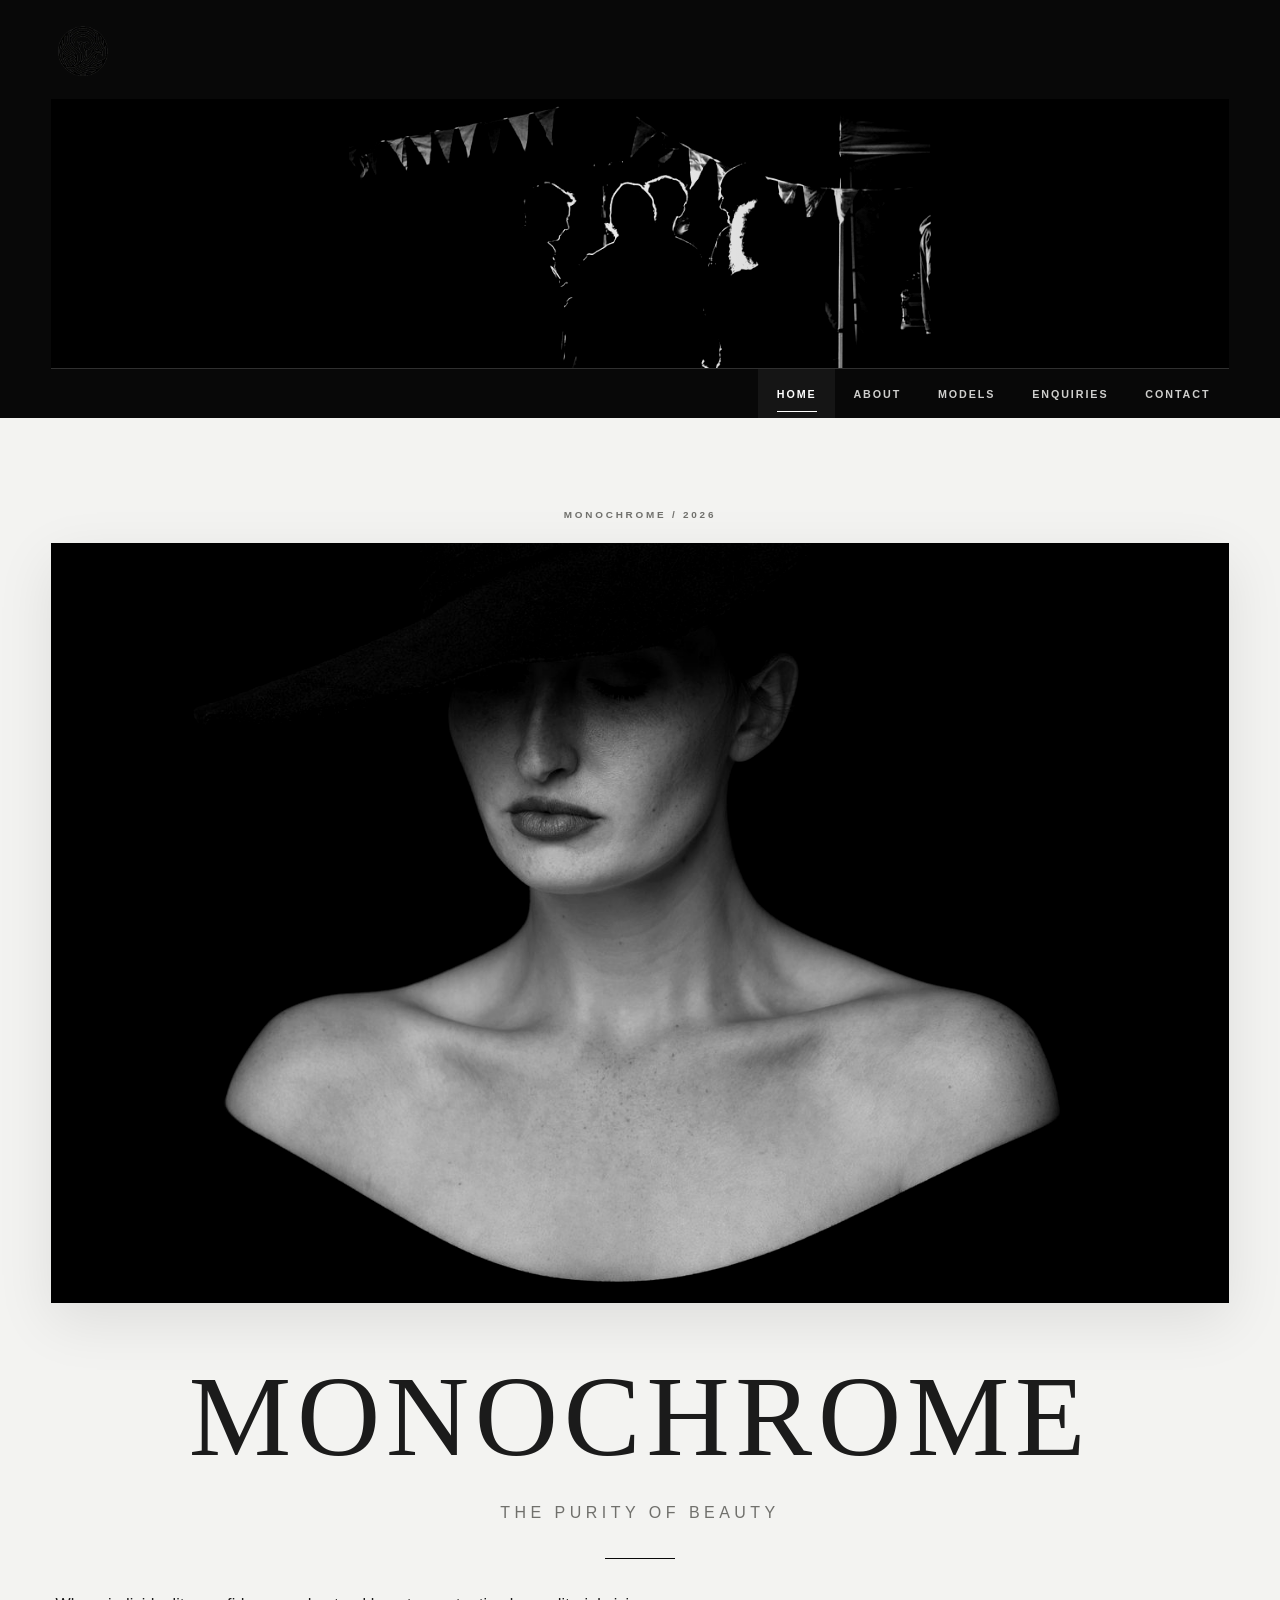
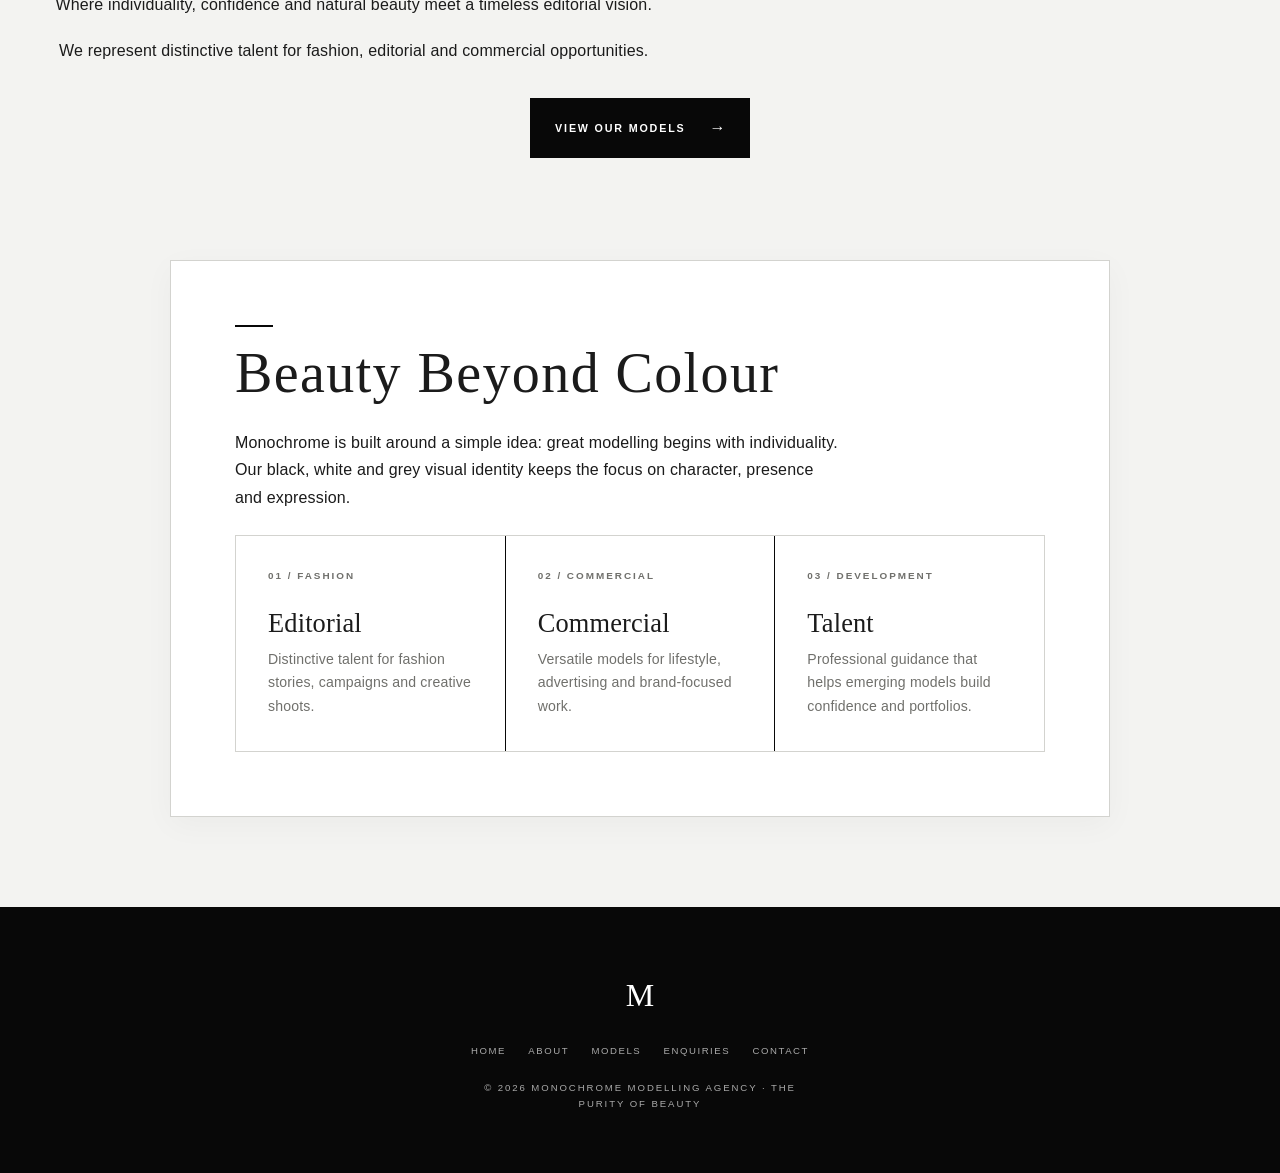
<file: Monochrom7/index.html>
<!DOCTYPE html><html lang="en"><head><meta charset="UTF-8"><meta name="viewport" content="width=device-width, initial-scale=1.0"><meta name="description" content="Monochrome Modelling Agency — editorial, fashion and commercial modelling."><title>Monochrome | Modelling Agency</title><link rel="stylesheet" href="style.css"></head><body>
<header class="site-header">
    <div class="header-inner">
        <img class="logo" src="_images/logo.png" alt="Monochrome logo">
        <picture>
            <source media="(max-width: 600px)" srcset="_images/responsive/banner-600w.jpg">
            <img class="banner" src="_images/responsive/banner-1366w.jpg"
                 srcset="_images/responsive/banner-600w.jpg 600w, _images/responsive/banner-1000w.jpg 1000w, _images/responsive/banner-1366w.jpg 1366w"
                 sizes="(max-width: 600px) 100vw, 1200px" alt="Black and white Monochrome modelling banner">
        </picture>
        <div class="site-nav">
            <button class="nav-toggle" type="button" aria-expanded="false" aria-controls="main-menu">Menu</button>
            <nav aria-label="Main navigation">
                <ul id="main-menu">
                    <li><a class="active" href="index.html">Home</a></li>
                    <li><a class="" href="about.html">About</a></li>
                    <li><a class="" href="models.html">Models</a></li>
                    <li><a class="" href="enquiries.html">Enquiries</a></li>
                    <li><a class="" href="contact.html">Contact</a></li>
                </ul>
            </nav>
        </div>
    </div>
</header><main>
<section class="hero">
<picture><source media="(max-width:600px)" srcset="_images/responsive/shadow-500w.jpg"><img class="hero-image" src="_images/responsive/shadow-1400w.jpg" srcset="_images/responsive/shadow-500w.jpg 500w,_images/responsive/shadow-900w.jpg 900w,_images/responsive/shadow-1400w.jpg 1400w" sizes="(max-width:600px) 100vw,1100px" alt="Black and white Monochrome model portrait" fetchpriority="high"></picture>
<h1>Monochrome</h1><p class="subtitle">The Purity of Beauty</p><hr class="divider">
<p>Where individuality, confidence and natural beauty meet a timeless editorial vision.</p>
<p>We represent distinctive talent for fashion, editorial and commercial opportunities.</p>
<a class="cta" href="models.html">View Our Models</a>
</section>
<section class="section text-section"><h2>Beauty Beyond Colour</h2>
<p>Monochrome is built around a simple idea: great modelling begins with individuality. Our black, white and grey visual identity keeps the focus on character, presence and expression.</p>
<div class="feature-strip">
<article class="feature"><div class="feature-number">01 / FASHION</div><h3>Editorial</h3><p>Distinctive talent for fashion stories, campaigns and creative shoots.</p></article>
<article class="feature"><div class="feature-number">02 / COMMERCIAL</div><h3>Commercial</h3><p>Versatile models for lifestyle, advertising and brand-focused work.</p></article>
<article class="feature"><div class="feature-number">03 / DEVELOPMENT</div><h3>Talent</h3><p>Professional guidance that helps emerging models build confidence and portfolios.</p></article>
</div>
</section></main><footer>
    <div class="footer-mark">M</div>
    <div class="footer-links">
        <a href="index.html">Home</a><a href="about.html">About</a><a href="models.html">Models</a>
        <a href="enquiries.html">Enquiries</a><a href="contact.html">Contact</a>
    </div>
    <p>&copy; 2026 Monochrome Modelling Agency · The Purity of Beauty</p>
</footer>
<script>
const toggle = document.querySelector(".nav-toggle");
const menu = document.querySelector("#main-menu");
if (toggle && menu) {
    toggle.addEventListener("click", () => {
        const open = menu.classList.toggle("open");
        toggle.setAttribute("aria-expanded", open);
        toggle.textContent = open ? "Close" : "Menu";
    });
}
</script></body></html>
</file>
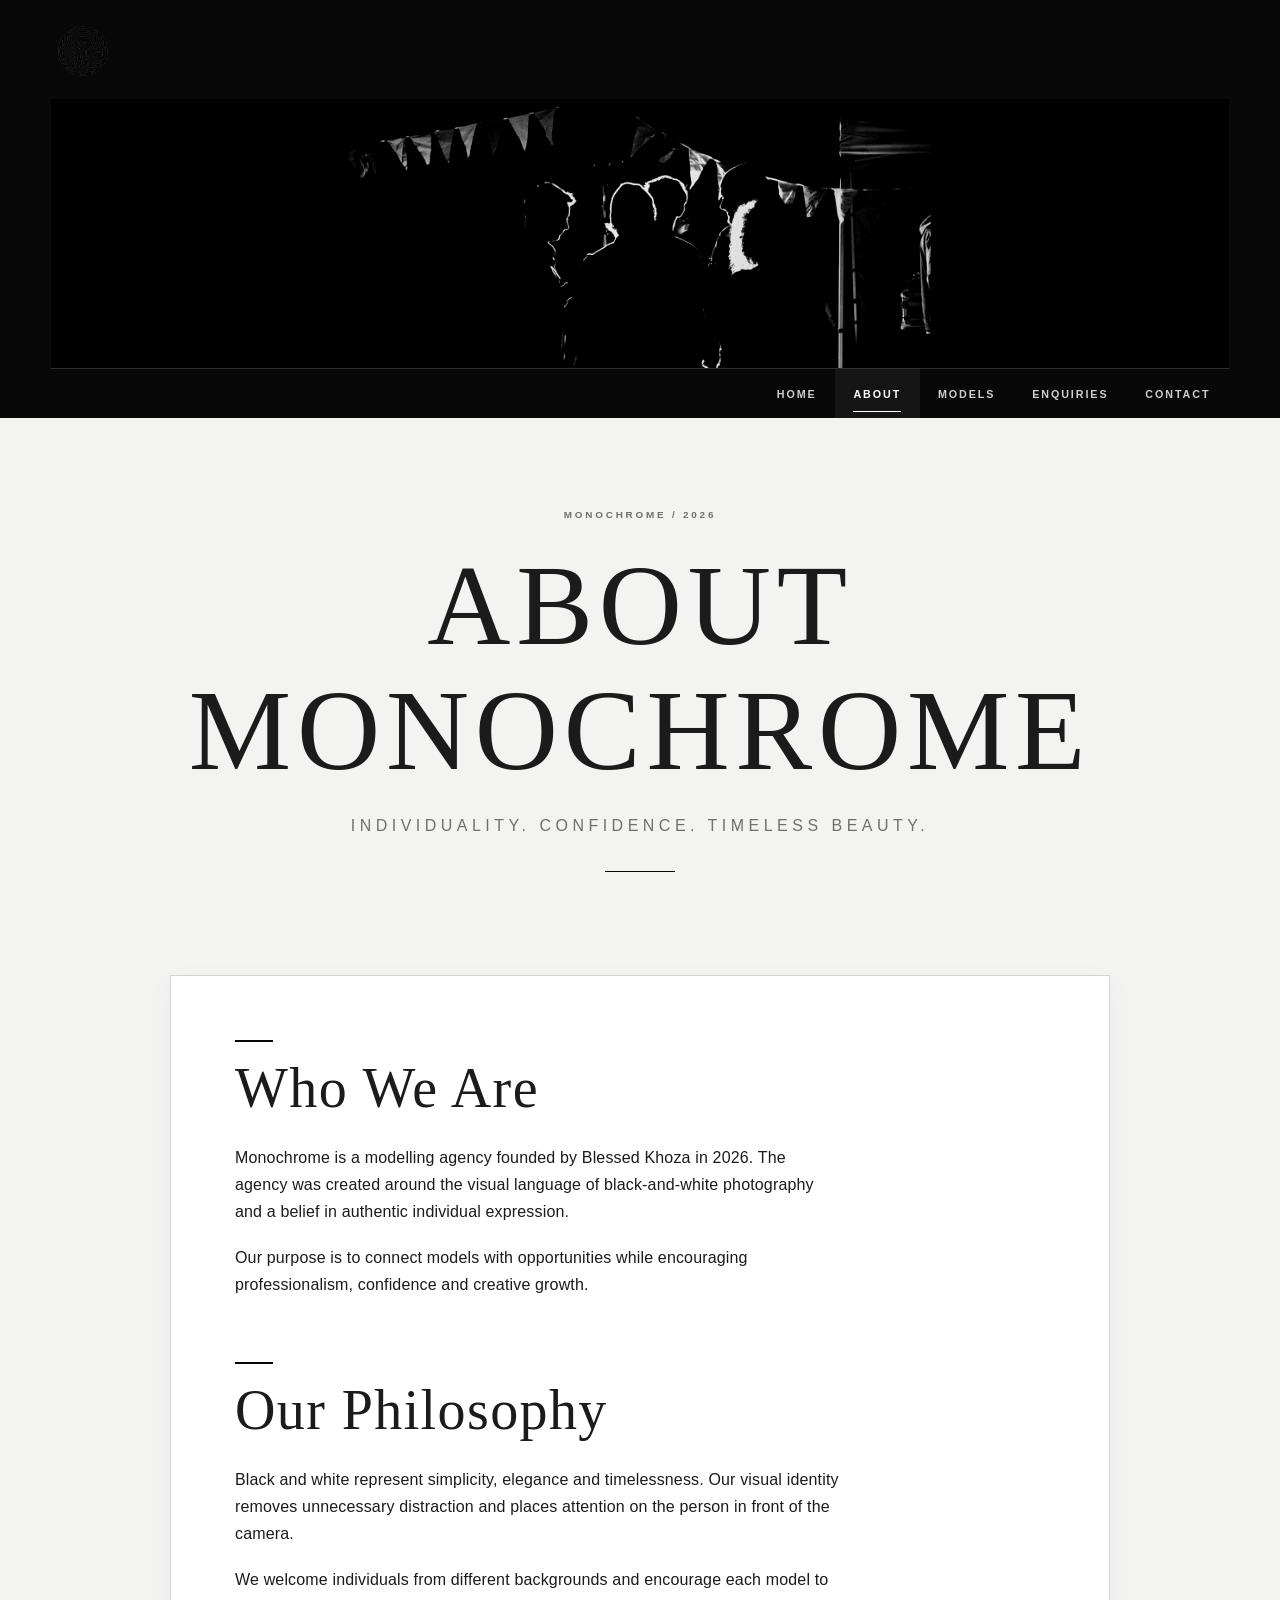
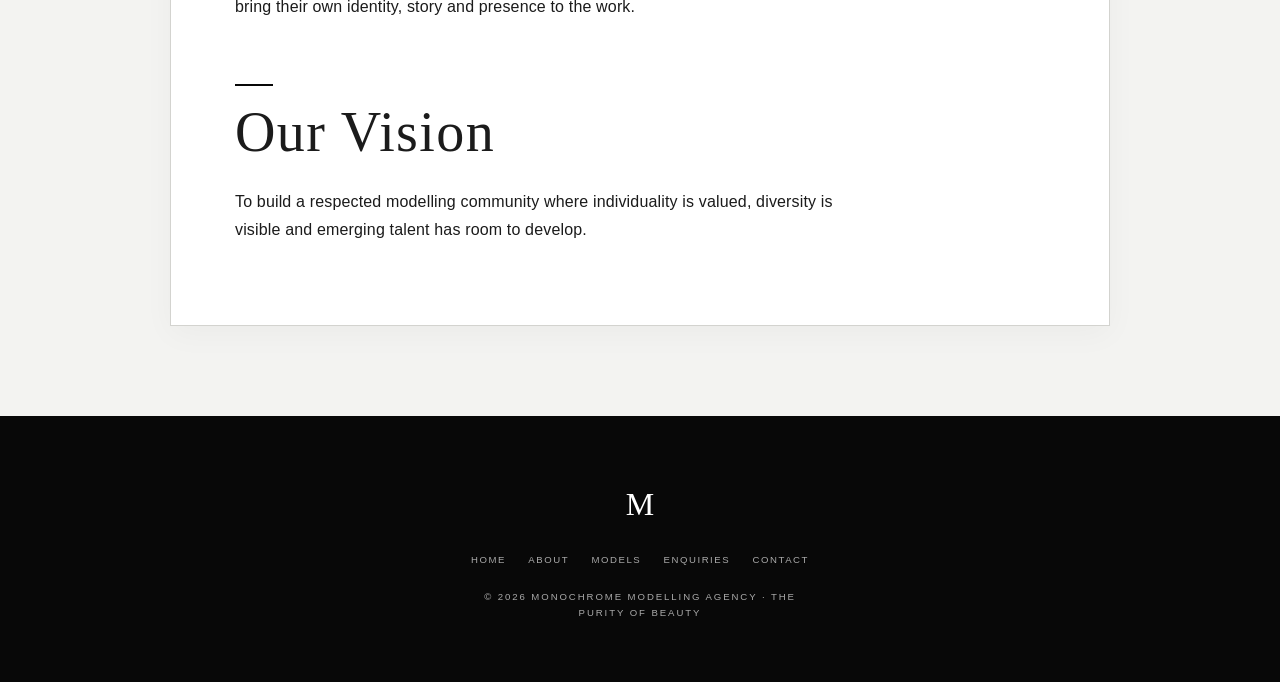
<file: Monochrom7/about.html>
<!DOCTYPE html><html lang="en"><head><meta charset="UTF-8"><meta name="viewport" content="width=device-width, initial-scale=1.0"><meta name="description" content="Learn about Monochrome Modelling Agency and its creative philosophy."><title>About | Monochrome</title><link rel="stylesheet" href="style.css"></head><body>
<header class="site-header">
    <div class="header-inner">
        <img class="logo" src="_images/logo.png" alt="Monochrome logo">
        <picture>
            <source media="(max-width: 600px)" srcset="_images/responsive/banner-600w.jpg">
            <img class="banner" src="_images/responsive/banner-1366w.jpg"
                 srcset="_images/responsive/banner-600w.jpg 600w, _images/responsive/banner-1000w.jpg 1000w, _images/responsive/banner-1366w.jpg 1366w"
                 sizes="(max-width: 600px) 100vw, 1200px" alt="Black and white Monochrome modelling banner">
        </picture>
        <div class="site-nav">
            <button class="nav-toggle" type="button" aria-expanded="false" aria-controls="main-menu">Menu</button>
            <nav aria-label="Main navigation">
                <ul id="main-menu">
                    <li><a class="" href="index.html">Home</a></li>
                    <li><a class="active" href="about.html">About</a></li>
                    <li><a class="" href="models.html">Models</a></li>
                    <li><a class="" href="enquiries.html">Enquiries</a></li>
                    <li><a class="" href="contact.html">Contact</a></li>
                </ul>
            </nav>
        </div>
    </div>
</header><main><section class="hero"><h1>About Monochrome</h1><p class="subtitle">Individuality. Confidence. Timeless beauty.</p><hr class="divider"></section>
<section class="section text-section"><h2>Who We Are</h2>
<p>Monochrome is a modelling agency founded by Blessed Khoza in 2026. The agency was created around the visual language of black-and-white photography and a belief in authentic individual expression.</p>
<p>Our purpose is to connect models with opportunities while encouraging professionalism, confidence and creative growth.</p>
<h2>Our Philosophy</h2><p>Black and white represent simplicity, elegance and timelessness. Our visual identity removes unnecessary distraction and places attention on the person in front of the camera.</p>
<p>We welcome individuals from different backgrounds and encourage each model to bring their own identity, story and presence to the work.</p>
<h2>Our Vision</h2><p>To build a respected modelling community where individuality is valued, diversity is visible and emerging talent has room to develop.</p>
</section></main><footer>
    <div class="footer-mark">M</div>
    <div class="footer-links">
        <a href="index.html">Home</a><a href="about.html">About</a><a href="models.html">Models</a>
        <a href="enquiries.html">Enquiries</a><a href="contact.html">Contact</a>
    </div>
    <p>&copy; 2026 Monochrome Modelling Agency · The Purity of Beauty</p>
</footer>
<script>
const toggle = document.querySelector(".nav-toggle");
const menu = document.querySelector("#main-menu");
if (toggle && menu) {
    toggle.addEventListener("click", () => {
        const open = menu.classList.toggle("open");
        toggle.setAttribute("aria-expanded", open);
        toggle.textContent = open ? "Close" : "Menu";
    });
}
</script></body></html>
</file>
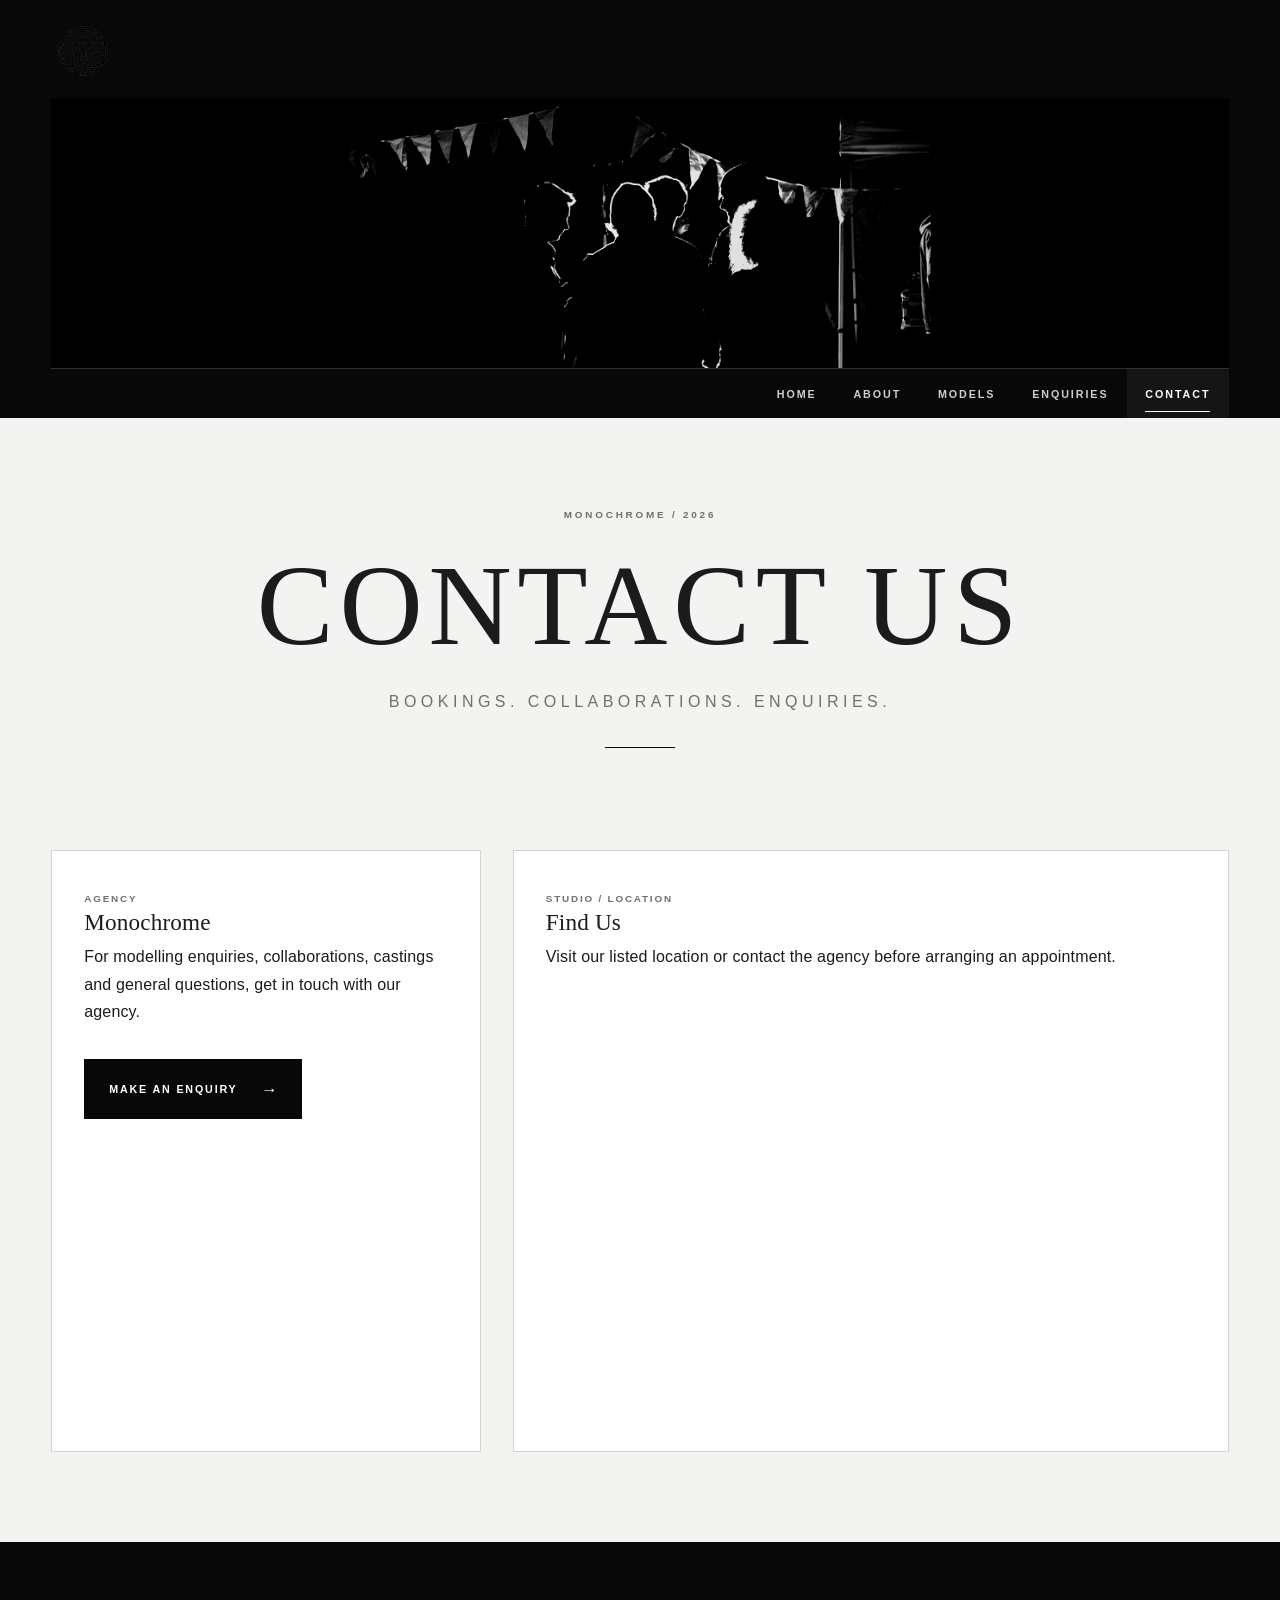
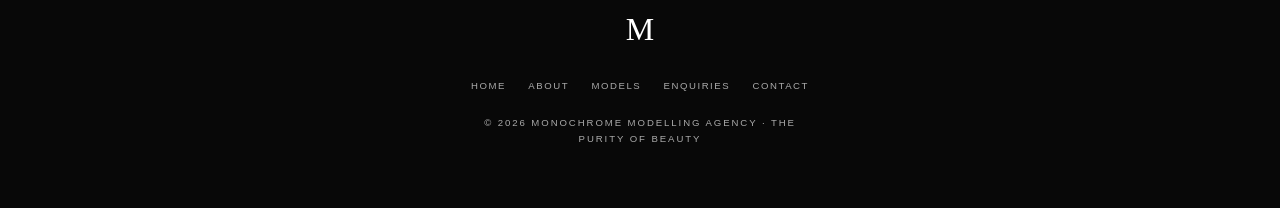
<file: Monochrom7/contact.html>
<!DOCTYPE html><html lang="en"><head><meta charset="UTF-8"><meta name="viewport" content="width=device-width, initial-scale=1.0"><meta name="description" content="Contact Monochrome Modelling Agency."><title>Contact | Monochrome</title><link rel="stylesheet" href="style.css"></head><body>
<header class="site-header">
    <div class="header-inner">
        <img class="logo" src="_images/logo.png" alt="Monochrome logo">
        <picture>
            <source media="(max-width: 600px)" srcset="_images/responsive/banner-600w.jpg">
            <img class="banner" src="_images/responsive/banner-1366w.jpg"
                 srcset="_images/responsive/banner-600w.jpg 600w, _images/responsive/banner-1000w.jpg 1000w, _images/responsive/banner-1366w.jpg 1366w"
                 sizes="(max-width: 600px) 100vw, 1200px" alt="Black and white Monochrome modelling banner">
        </picture>
        <div class="site-nav">
            <button class="nav-toggle" type="button" aria-expanded="false" aria-controls="main-menu">Menu</button>
            <nav aria-label="Main navigation">
                <ul id="main-menu">
                    <li><a class="" href="index.html">Home</a></li>
                    <li><a class="" href="about.html">About</a></li>
                    <li><a class="" href="models.html">Models</a></li>
                    <li><a class="" href="enquiries.html">Enquiries</a></li>
                    <li><a class="active" href="contact.html">Contact</a></li>
                </ul>
            </nav>
        </div>
    </div>
</header><main><section class="hero"><h1>Contact Us</h1><p class="subtitle">Bookings. Collaborations. Enquiries.</p><hr class="divider"></section>
<section class="contact-grid"><div class="contact-card"><span class="contact-label">Agency</span><h3>Monochrome</h3><p>For modelling enquiries, collaborations, castings and general questions, get in touch with our agency.</p><a class="cta" href="enquiries.html">Make An Enquiry</a></div>
<div class="contact-card"><span class="contact-label">Studio / Location</span><h3>Find Us</h3><p>Visit our listed location or contact the agency before arranging an appointment.</p><iframe class="map" src="https://www.google.com/maps/embed?pb=!1m18!1m12!1m3!1d3588.8712978896956!2d29.238084999999998!3d-25.906601099999985!2m3!1f0!2f0!3f0!3m2!1i1024!2i768!4f13.1!3m3!1m2!1s0x1eeaf27a29097a39%3A0x850a0e4c5f8985fc!2s69%20Steve%20Bantu%20Biko%20St%2C%20eMalahleni%2C%201035!5e0!3m2!1sen!2sza!4v1786734311475!5m2!1sen!2sza" title="Monochrome location map" allowfullscreen loading="lazy" referrerpolicy="strict-origin-when-cross-origin"></iframe></div></section>
</main><footer>
    <div class="footer-mark">M</div>
    <div class="footer-links">
        <a href="index.html">Home</a><a href="about.html">About</a><a href="models.html">Models</a>
        <a href="enquiries.html">Enquiries</a><a href="contact.html">Contact</a>
    </div>
    <p>&copy; 2026 Monochrome Modelling Agency · The Purity of Beauty</p>
</footer>
<script>
const toggle = document.querySelector(".nav-toggle");
const menu = document.querySelector("#main-menu");
if (toggle && menu) {
    toggle.addEventListener("click", () => {
        const open = menu.classList.toggle("open");
        toggle.setAttribute("aria-expanded", open);
        toggle.textContent = open ? "Close" : "Menu";
    });
}
</script></body></html>
</file>
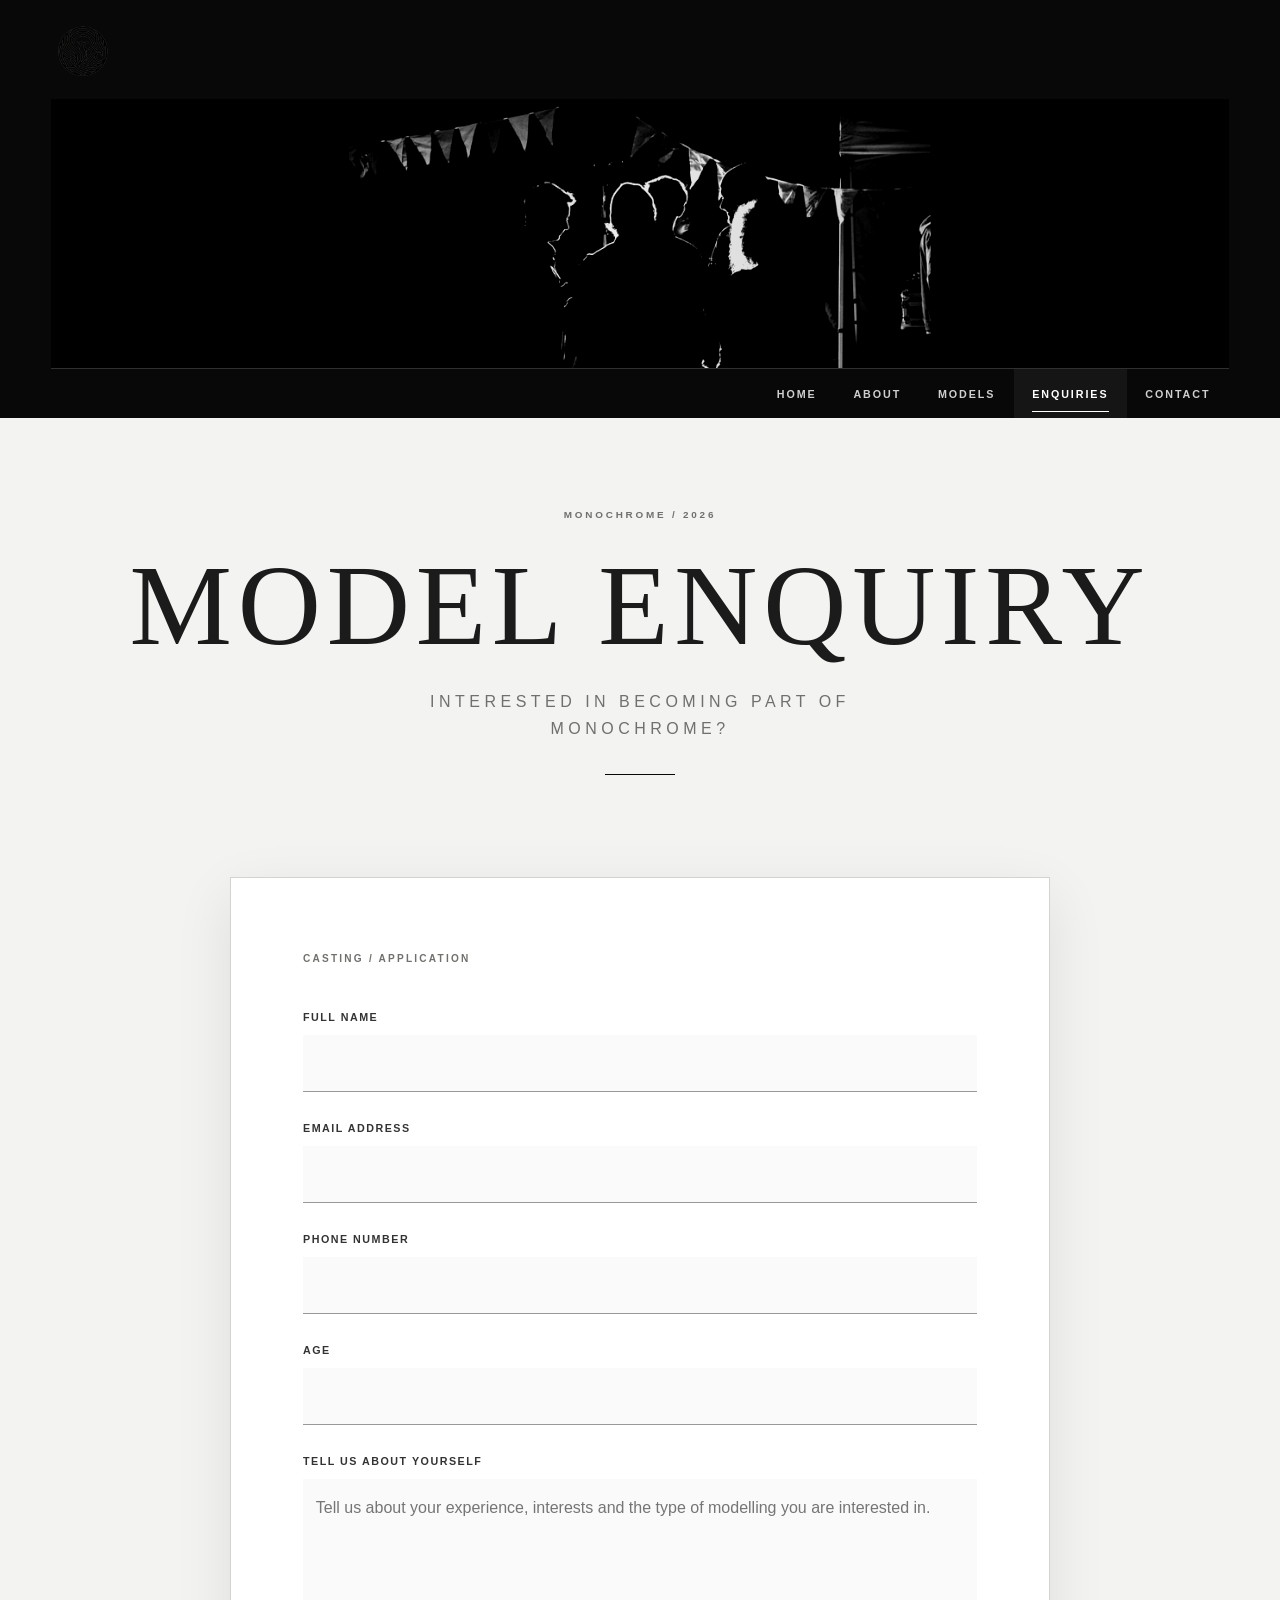
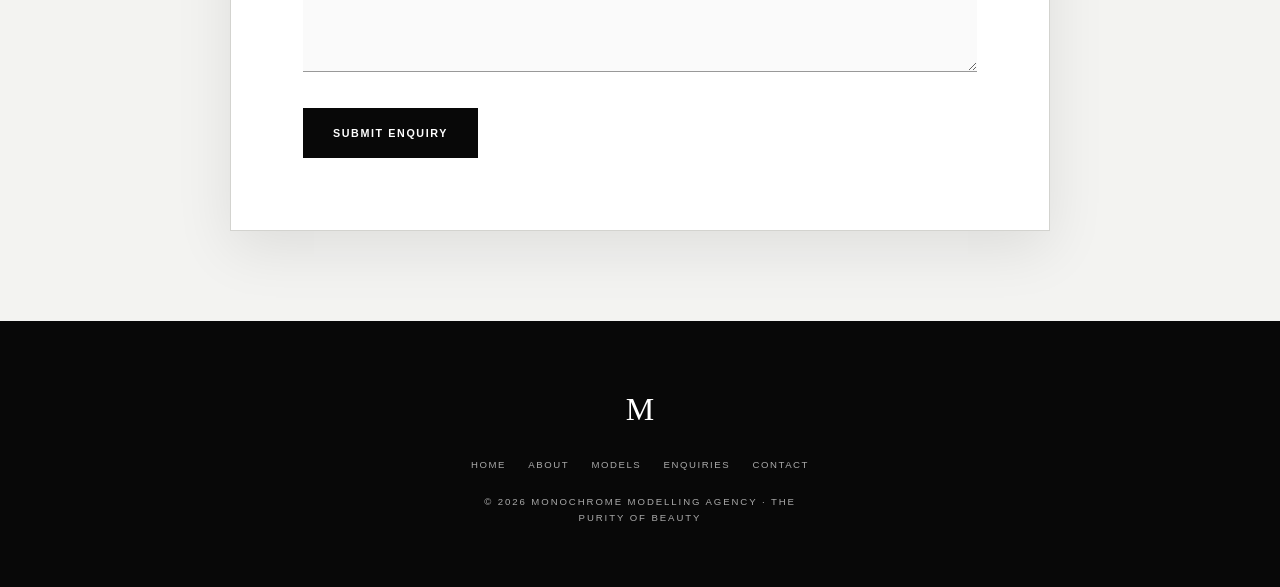
<file: Monochrom7/enquiries.html>
<!DOCTYPE html><html lang="en"><head><meta charset="UTF-8"><meta name="viewport" content="width=device-width, initial-scale=1.0"><meta name="description" content="Apply to Monochrome Modelling Agency."><title>Enquiries | Monochrome</title><link rel="stylesheet" href="style.css"></head><body>
<header class="site-header">
    <div class="header-inner">
        <img class="logo" src="_images/logo.png" alt="Monochrome logo">
        <picture>
            <source media="(max-width: 600px)" srcset="_images/responsive/banner-600w.jpg">
            <img class="banner" src="_images/responsive/banner-1366w.jpg"
                 srcset="_images/responsive/banner-600w.jpg 600w, _images/responsive/banner-1000w.jpg 1000w, _images/responsive/banner-1366w.jpg 1366w"
                 sizes="(max-width: 600px) 100vw, 1200px" alt="Black and white Monochrome modelling banner">
        </picture>
        <div class="site-nav">
            <button class="nav-toggle" type="button" aria-expanded="false" aria-controls="main-menu">Menu</button>
            <nav aria-label="Main navigation">
                <ul id="main-menu">
                    <li><a class="" href="index.html">Home</a></li>
                    <li><a class="" href="about.html">About</a></li>
                    <li><a class="" href="models.html">Models</a></li>
                    <li><a class="active" href="enquiries.html">Enquiries</a></li>
                    <li><a class="" href="contact.html">Contact</a></li>
                </ul>
            </nav>
        </div>
    </div>
</header><main><section class="hero"><h1>Model Enquiry</h1><p class="subtitle">Interested in becoming part of Monochrome?</p><hr class="divider"></section>
<form class="form-container"><div class="form-group"><label for="name">Full Name</label><input id="name" type="text" name="name" autocomplete="name" required></div>
<div class="form-group"><label for="email">Email Address</label><input id="email" type="email" name="email" autocomplete="email" required></div>
<div class="form-group"><label for="phone">Phone Number</label><input id="phone" type="tel" name="phone" autocomplete="tel"></div>
<div class="form-group"><label for="age">Age</label><input id="age" type="number" name="age" min="1" max="100"></div>
<div class="form-group"><label for="reason">Tell us about yourself</label><textarea id="reason" name="reason" rows="6" placeholder="Tell us about your experience, interests and the type of modelling you are interested in."></textarea></div>
<input type="submit" value="Submit Enquiry"></form></main><footer>
    <div class="footer-mark">M</div>
    <div class="footer-links">
        <a href="index.html">Home</a><a href="about.html">About</a><a href="models.html">Models</a>
        <a href="enquiries.html">Enquiries</a><a href="contact.html">Contact</a>
    </div>
    <p>&copy; 2026 Monochrome Modelling Agency · The Purity of Beauty</p>
</footer>
<script>
const toggle = document.querySelector(".nav-toggle");
const menu = document.querySelector("#main-menu");
if (toggle && menu) {
    toggle.addEventListener("click", () => {
        const open = menu.classList.toggle("open");
        toggle.setAttribute("aria-expanded", open);
        toggle.textContent = open ? "Close" : "Menu";
    });
}
</script></body></html>
</file>
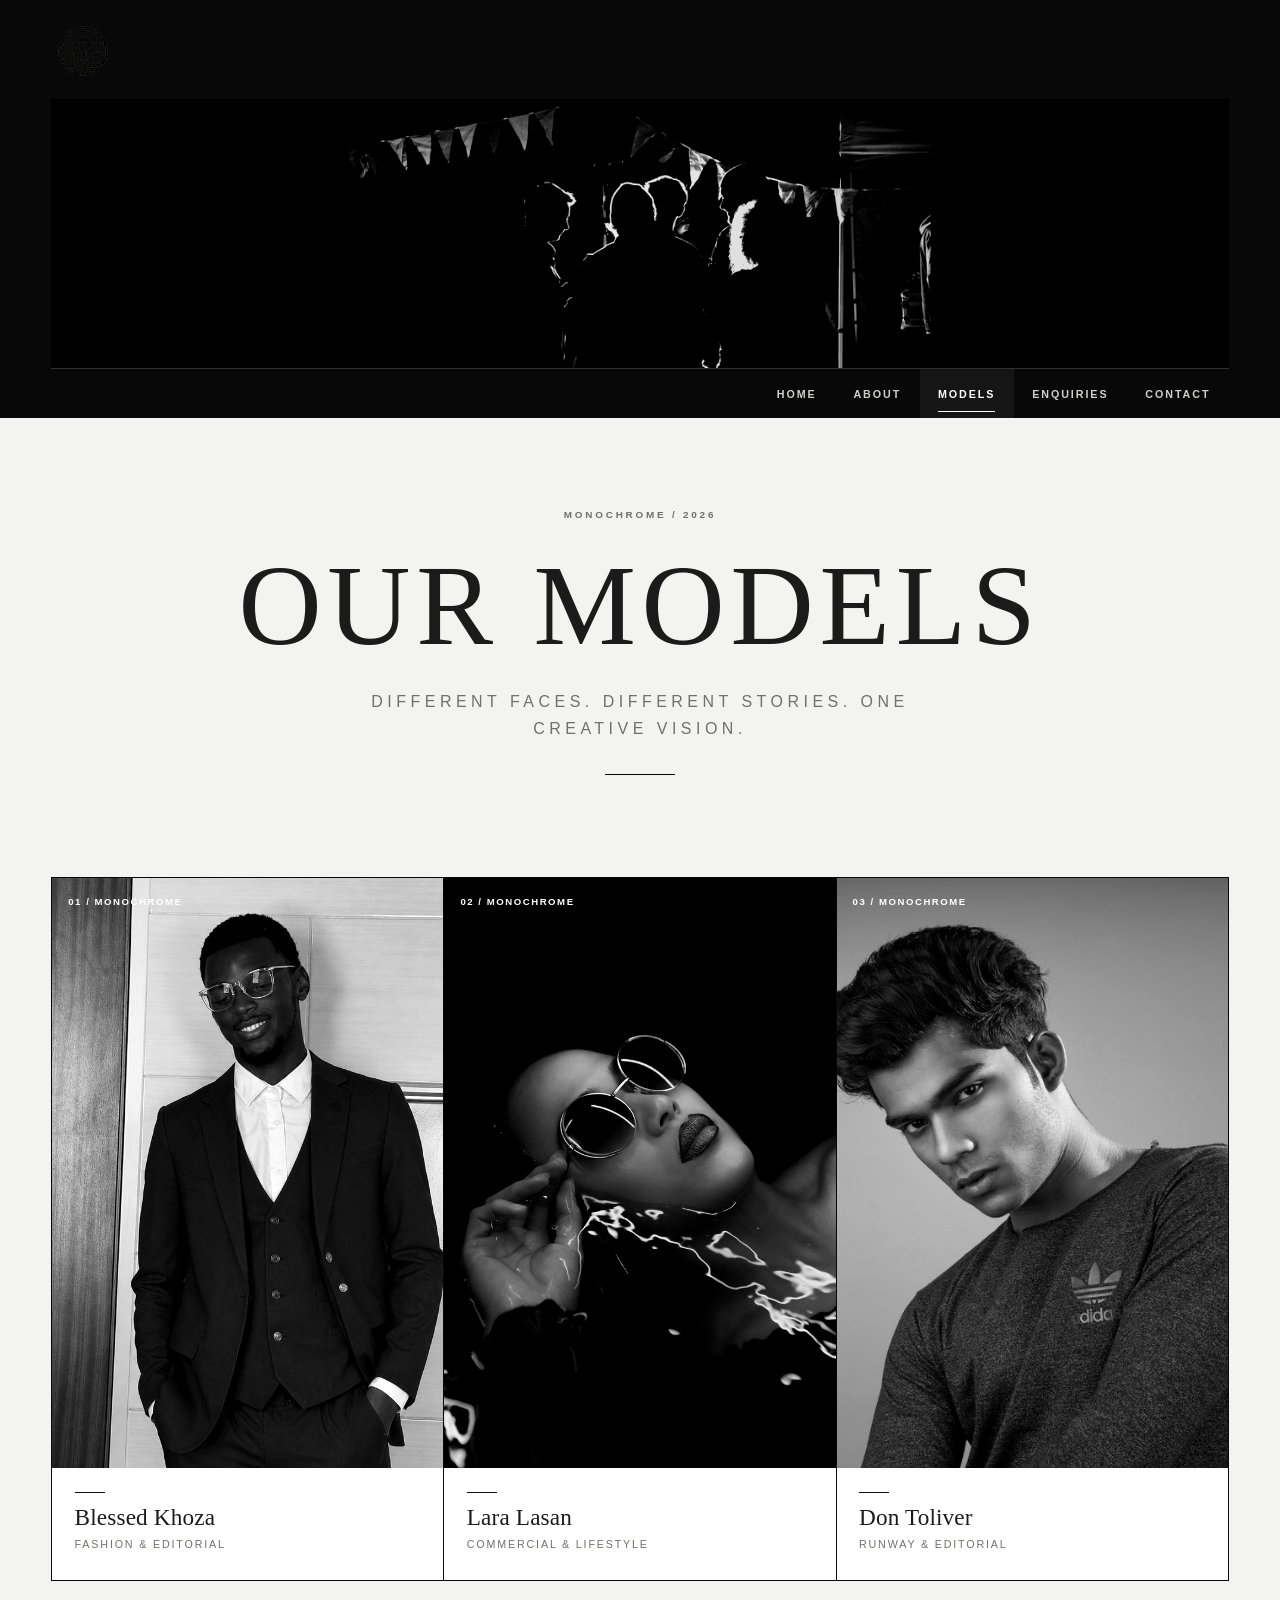
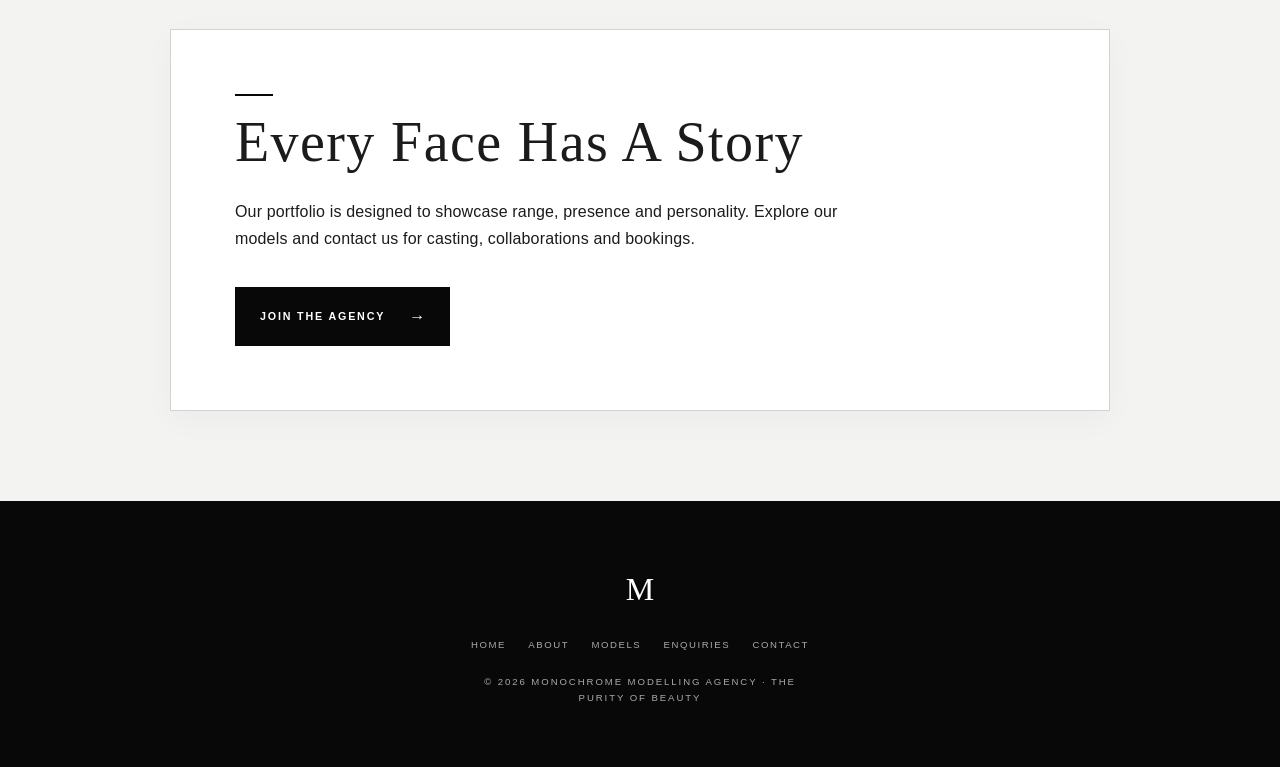
<file: Monochrom7/models.html>
<!DOCTYPE html><html lang="en"><head><meta charset="UTF-8"><meta name="viewport" content="width=device-width, initial-scale=1.0"><meta name="description" content="Meet the Monochrome modelling portfolio."><title>Models | Monochrome</title><link rel="stylesheet" href="style.css"></head><body>
<header class="site-header">
    <div class="header-inner">
        <img class="logo" src="_images/logo.png" alt="Monochrome logo">
        <picture>
            <source media="(max-width: 600px)" srcset="_images/responsive/banner-600w.jpg">
            <img class="banner" src="_images/responsive/banner-1366w.jpg"
                 srcset="_images/responsive/banner-600w.jpg 600w, _images/responsive/banner-1000w.jpg 1000w, _images/responsive/banner-1366w.jpg 1366w"
                 sizes="(max-width: 600px) 100vw, 1200px" alt="Black and white Monochrome modelling banner">
        </picture>
        <div class="site-nav">
            <button class="nav-toggle" type="button" aria-expanded="false" aria-controls="main-menu">Menu</button>
            <nav aria-label="Main navigation">
                <ul id="main-menu">
                    <li><a class="" href="index.html">Home</a></li>
                    <li><a class="" href="about.html">About</a></li>
                    <li><a class="active" href="models.html">Models</a></li>
                    <li><a class="" href="enquiries.html">Enquiries</a></li>
                    <li><a class="" href="contact.html">Contact</a></li>
                </ul>
            </nav>
        </div>
    </div>
</header><main><section class="hero"><h1>Our Models</h1><p class="subtitle">Different faces. Different stories. One creative vision.</p><hr class="divider"></section>
<section class="models-grid">
<article class="model-card"><img src="_images/responsive/me4-899w.jpeg" srcset="_images/responsive/me4-400w.jpeg 400w,_images/responsive/me4-700w.jpeg 700w,_images/responsive/me4-899w.jpeg 899w" sizes="(max-width:560px) 100vw,(max-width:800px) 50vw,33vw" alt="Blessed Khoza modelling portrait" loading="lazy"><div class="model-info"><h3>Blessed Khoza</h3><p>Fashion &amp; Editorial</p></div></article>
<article class="model-card"><img src="_images/responsive/female1-1000w.jpg" srcset="_images/responsive/female1-400w.jpg 400w,_images/responsive/female1-700w.jpg 700w,_images/responsive/female1-1000w.jpg 1000w" sizes="(max-width:560px) 100vw,(max-width:800px) 50vw,33vw" alt="Lara Lasan modelling portrait" loading="lazy"><div class="model-info"><h3>Lara Lasan</h3><p>Commercial &amp; Lifestyle</p></div></article>
<article class="model-card"><img src="_images/responsive/male1-1000w.jpg" srcset="_images/responsive/male1-400w.jpg 400w,_images/responsive/male1-700w.jpg 700w,_images/responsive/male1-1000w.jpg 1000w" sizes="(max-width:560px) 100vw,(max-width:800px) 50vw,33vw" alt="Don Toliver modelling portrait" loading="lazy"><div class="model-info"><h3>Don Toliver</h3><p>Runway &amp; Editorial</p></div></article>
</section><section class="section text-section" style="margin-top:3rem"><h2>Every Face Has A Story</h2><p>Our portfolio is designed to showcase range, presence and personality. Explore our models and contact us for casting, collaborations and bookings.</p><a class="cta" href="enquiries.html">Join The Agency</a></section>
</main><footer>
    <div class="footer-mark">M</div>
    <div class="footer-links">
        <a href="index.html">Home</a><a href="about.html">About</a><a href="models.html">Models</a>
        <a href="enquiries.html">Enquiries</a><a href="contact.html">Contact</a>
    </div>
    <p>&copy; 2026 Monochrome Modelling Agency · The Purity of Beauty</p>
</footer>
<script>
const toggle = document.querySelector(".nav-toggle");
const menu = document.querySelector("#main-menu");
if (toggle && menu) {
    toggle.addEventListener("click", () => {
        const open = menu.classList.toggle("open");
        toggle.setAttribute("aria-expanded", open);
        toggle.textContent = open ? "Close" : "Menu";
    });
}
</script></body></html>
</file>
<file: Monochrom7/style.css>
/*
=========================================================
 MONOCHROME — MODELLING AGENCY
 Premium editorial / black / white / grey design
=========================================================
*/

:root{
    --black:#080808;
    --near-black:#111111;
    --ink:#1b1b1b;
    --white:#fff;
    --paper:#f3f3f1;
    --soft:#e7e7e4;
    --line:#d3d3cf;
    --muted:#70706c;
    --serif: Georgia,"Times New Roman",serif;
    --sans: Arial,Helvetica,sans-serif;
    --wide:min(92vw,1240px);
    --ease:cubic-bezier(.2,.7,.2,1);
    --shadow:0 18px 55px rgba(0,0,0,.09);
}

*{box-sizing:border-box;margin:0;padding:0}
html{scroll-behavior:smooth}
body{
    min-height:100vh;
    background:var(--paper);
    color:var(--ink);
    font-family:var(--sans);
    line-height:1.7;
    letter-spacing:.01em;
}
::selection{background:var(--black);color:var(--white)}
img{display:block;max-width:100%}
a{color:inherit}
button,input,textarea{font:inherit}

.site-header{
    background:var(--black);
    color:var(--white);
    overflow:hidden;
}
.header-inner{width:var(--wide);margin:auto;padding-top:1.2rem}
.logo{
    width:64px;height:64px;object-fit:contain;
    margin-bottom:1rem;opacity:.98;
    transition:transform .4s var(--ease);
}
.logo:hover{transform:rotate(-3deg) scale(1.04)}

.header-inner picture{position:relative;display:block}
.banner{
    width:100%;
    height:clamp(160px,21vw,270px);
    object-fit:cover;
    object-position:center 48%;
    filter:grayscale(100%) contrast(115%);
    opacity:.92;
}
.header-inner picture::after{
    content:"";position:absolute;inset:0;
    background:linear-gradient(90deg,rgba(0,0,0,.48),transparent 48%,rgba(0,0,0,.25));
    pointer-events:none;
}

.site-nav{
    border-top:1px solid #303030;
    display:flex;align-items:center;justify-content:flex-end;
}
.nav-toggle{
    display:none;background:none;border:1px solid #444;color:white;
    padding:.65rem .8rem;cursor:pointer;text-transform:uppercase;
    letter-spacing:.15em;font-size:.62rem;font-weight:700;
}
nav ul{list-style:none;display:flex;justify-content:flex-end;align-items:stretch}
nav a{
    position:relative;display:block;padding:1rem 1.15rem .9rem;
    color:#cfcfcd;text-decoration:none;text-transform:uppercase;
    letter-spacing:.18em;font-size:.67rem;font-weight:700;
    transition:color .3s ease,background-color .3s ease;
}
nav a::after{
    content:"";position:absolute;left:1.15rem;right:1.15rem;bottom:.35rem;
    height:1px;background:var(--white);transform:scaleX(0);
    transform-origin:right;transition:transform .35s var(--ease);
}
nav a:hover,nav a:focus-visible,nav a.active{color:#fff;background:#151515}
nav a:hover::after,nav a:focus-visible::after,nav a.active::after{
    transform:scaleX(1);transform-origin:left
}

main{width:var(--wide);margin:auto;padding:clamp(3rem,7vw,7rem) 0}
.hero{text-align:center;margin-bottom:clamp(4rem,8vw,7rem);animation:fadeUp .8s var(--ease) both}
.hero-image{
    width:100%;height:clamp(430px,68vw,760px);object-fit:cover;
    object-position:center;margin-bottom:3.2rem;
    filter:grayscale(100%) contrast(108%);
    box-shadow:var(--shadow);
}
h1,h2,h3{font-family:var(--serif);font-weight:400;line-height:1.08}
h1{font-size:clamp(3rem,9vw,8.5rem);text-transform:uppercase;letter-spacing:.05em}
h2{position:relative;font-size:clamp(2rem,4.5vw,3.5rem);letter-spacing:.025em;margin-bottom:1.6rem}
h2::before{content:"";display:block;width:38px;height:2px;background:var(--black);margin-bottom:1rem}
h3{font-size:1.45rem}
p{max-width:68ch;margin-bottom:1.15rem}
.subtitle{
    margin:1.25rem auto;color:var(--muted);
    font-size:clamp(.8rem,1.5vw,1rem);
    text-transform:uppercase;letter-spacing:.28em
}
.divider{width:70px;border:0;border-top:1px solid var(--black);margin:2rem auto}
.hero::before{
    content:"MONOCHROME / 2026";display:block;margin-bottom:1.2rem;
    color:var(--muted);font-size:.62rem;font-weight:700;letter-spacing:.28em
}

.section{
    background:var(--white);border:1px solid var(--line);
    padding:clamp(2rem,5vw,4.5rem);
    box-shadow:0 8px 30px rgba(0,0,0,.035);
}
.text-section{max-width:940px;margin:auto}
.text-section p+h2{margin-top:4rem}

/* home feature strip */
.feature-strip{
    display:grid;grid-template-columns:repeat(3,1fr);
    border:1px solid var(--line);background:var(--black);gap:1px;
    margin-top:1.5rem
}
.feature{
    background:var(--white);padding:2rem;
    min-height:170px;transition:transform .35s var(--ease),background .35s ease
}
.feature:hover{transform:translateY(-5px);background:#fafafa}
.feature-number{font-size:.62rem;letter-spacing:.2em;font-weight:700;color:var(--muted);margin-bottom:1.5rem}
.feature h3{font-size:1.65rem;margin-bottom:.65rem}
.feature p{font-size:.88rem;color:var(--muted);margin:0}

/* buttons */
.cta{
    position:relative;display:inline-flex;align-items:center;gap:1.5rem;
    margin-top:1rem;padding:.95rem 1.35rem .95rem 1.5rem;
    background:var(--black);color:var(--white);border:1px solid var(--black);
    text-decoration:none;text-transform:uppercase;letter-spacing:.17em;
    font-size:.67rem;font-weight:700;
    transition:background .3s ease,color .3s ease,transform .3s var(--ease),box-shadow .3s ease
}
.cta::after{content:"→";font-size:1rem;transition:transform .3s ease}
.cta:hover,.cta:focus-visible{background:var(--white);color:var(--black);transform:translateY(-3px);box-shadow:0 10px 25px rgba(0,0,0,.12)}
.cta:hover::after,.cta:focus-visible::after{transform:translateX(5px)}

/* model portfolio */
.models-grid{
    display:grid;grid-template-columns:repeat(3,minmax(0,1fr));
    gap:1px;background:var(--black);border:1px solid var(--black)
}
.model-card{position:relative;min-width:0;background:var(--white);overflow:hidden}
.model-card::before{
    content:"";position:absolute;z-index:2;top:1rem;left:1rem;color:#fff;
    font-size:.6rem;font-weight:700;letter-spacing:.16em
}
.model-card:nth-child(1)::before{content:"01 / MONOCHROME"}
.model-card:nth-child(2)::before{content:"02 / MONOCHROME"}
.model-card:nth-child(3)::before{content:"03 / MONOCHROME"}
.model-card img{
    width:100%;height:clamp(390px,48vw,590px);object-fit:cover;object-position:center top;
    filter:grayscale(100%) contrast(108%);
    transition:filter .6s ease,transform .8s var(--ease)
}
.model-card:hover img{filter:grayscale(100%) contrast(118%);transform:scale(1.035)}
.model-info{padding:1.45rem 1.4rem 1.65rem;background:#fff}
.model-info::before{content:"";display:block;width:30px;height:1px;background:#111;margin-bottom:.8rem}
.model-info p{margin:.3rem 0 0;color:var(--muted);font-size:.67rem;text-transform:uppercase;letter-spacing:.17em}

/* forms */
.form-container{
    max-width:820px;margin:auto;background:#fff;border:1px solid var(--line);
    padding:clamp(2rem,6vw,4.5rem);box-shadow:var(--shadow)
}
.form-container::before{
    content:"CASTING / APPLICATION";display:block;margin-bottom:2.5rem;
    color:var(--muted);font-size:.63rem;font-weight:700;letter-spacing:.22em
}
.form-group{margin-bottom:1.7rem}
label{display:block;margin-bottom:.55rem;color:#333;font-size:.67rem;font-weight:700;text-transform:uppercase;letter-spacing:.14em}
input,textarea{
    width:100%;border:0;border-bottom:1px solid #999;border-radius:0;
    background:#fafafa;color:var(--ink);padding:.9rem .8rem;
    transition:border-color .25s ease,background .25s ease,box-shadow .25s ease
}
textarea{min-height:150px;resize:vertical}
input:hover,textarea:hover{background:#f1f1ef}
input:focus,textarea:focus{outline:none;border-bottom:2px solid #111;background:#fff;box-shadow:0 4px 0 -3px #111}
input[type=submit]{
    width:auto;min-width:175px;background:#080808;color:#fff;border:1px solid #080808;
    cursor:pointer;padding:.95rem 1.5rem;text-transform:uppercase;letter-spacing:.15em;
    font-size:.67rem;font-weight:700;transition:.3s var(--ease)
}
input[type=submit]:hover,input[type=submit]:focus-visible{background:#fff;color:#080808;transform:translateY(-2px)}

/* contact */
.contact-grid{display:grid;grid-template-columns:.75fr 1.25fr;gap:2rem;align-items:stretch}
.contact-card{background:#fff;border:1px solid var(--line);padding:2rem}
.contact-card h3{margin-bottom:.5rem}
.contact-label{font-size:.62rem;letter-spacing:.18em;text-transform:uppercase;color:var(--muted);font-weight:700}
.contact-card p{margin-top:.35rem}
.map{width:100%;height:430px;border:0;display:block;filter:grayscale(100%) contrast(105%)}

/* footer */
footer{
    background:var(--black);color:#aaa;text-align:center;padding:3.8rem 1rem;
    margin-top:0
}
.footer-mark{font-family:var(--serif);font-size:2rem;color:#fff;margin-bottom:.7rem}
.footer-links{display:flex;justify-content:center;gap:1.4rem;flex-wrap:wrap;margin:1.3rem 0}
.footer-links a{font-size:.6rem;color:#aaa;text-decoration:none;text-transform:uppercase;letter-spacing:.16em;transition:color .25s ease}
.footer-links a:hover{color:#fff}
footer p{margin:0 auto;font-size:.6rem;text-transform:uppercase;letter-spacing:.2em}

/* reveal / accessibility */
@keyframes fadeUp{from{opacity:0;transform:translateY(20px)}to{opacity:1;transform:translateY(0)}}
@media (prefers-reduced-motion:reduce){
    html{scroll-behavior:auto}
    *,*::before,*::after{animation:none!important;transition:none!important}
}

/* tablet */
@media(max-width:900px){
    .models-grid{grid-template-columns:repeat(2,minmax(0,1fr))}
    .model-card:last-child{grid-column:1/-1;max-width:50%;width:100%;margin:auto}
    .feature-strip{grid-template-columns:1fr}
    .contact-grid{grid-template-columns:1fr}
}

/* mobile */
@media(max-width:600px){
    :root{--wide:min(90vw,1240px)}
    .header-inner{padding-top:1rem}
    .logo{width:54px;height:54px;margin-bottom:.8rem}
    .banner{height:155px}
    .site-nav{justify-content:space-between;padding:.55rem .2rem}
    .nav-toggle{display:block}
    nav ul{display:none;width:100%;grid-template-columns:repeat(2,1fr)}
    nav ul.open{display:grid}
    nav{border-top:0;flex:1}
    nav a{text-align:center;padding:.8rem .3rem;font-size:.57rem;letter-spacing:.12em}
    nav a::after{left:.3rem;right:.3rem}
    main{padding-block:3rem}
    .hero{margin-bottom:4rem}
    .hero::before{font-size:.54rem;letter-spacing:.19em}
    .hero-image{height:540px;margin-bottom:2.5rem}
    h1{font-size:clamp(2.5rem,15vw,5rem)}
    .subtitle{font-size:.66rem;letter-spacing:.19em}
    .section{padding:2rem 1.35rem}
    .models-grid{grid-template-columns:1fr}
    .model-card:last-child{grid-column:auto;max-width:none}
    .model-card img{height:auto;max-height:620px}
    .form-container{padding:2rem 1.35rem}
    .map{height:300px}
}
</file>
